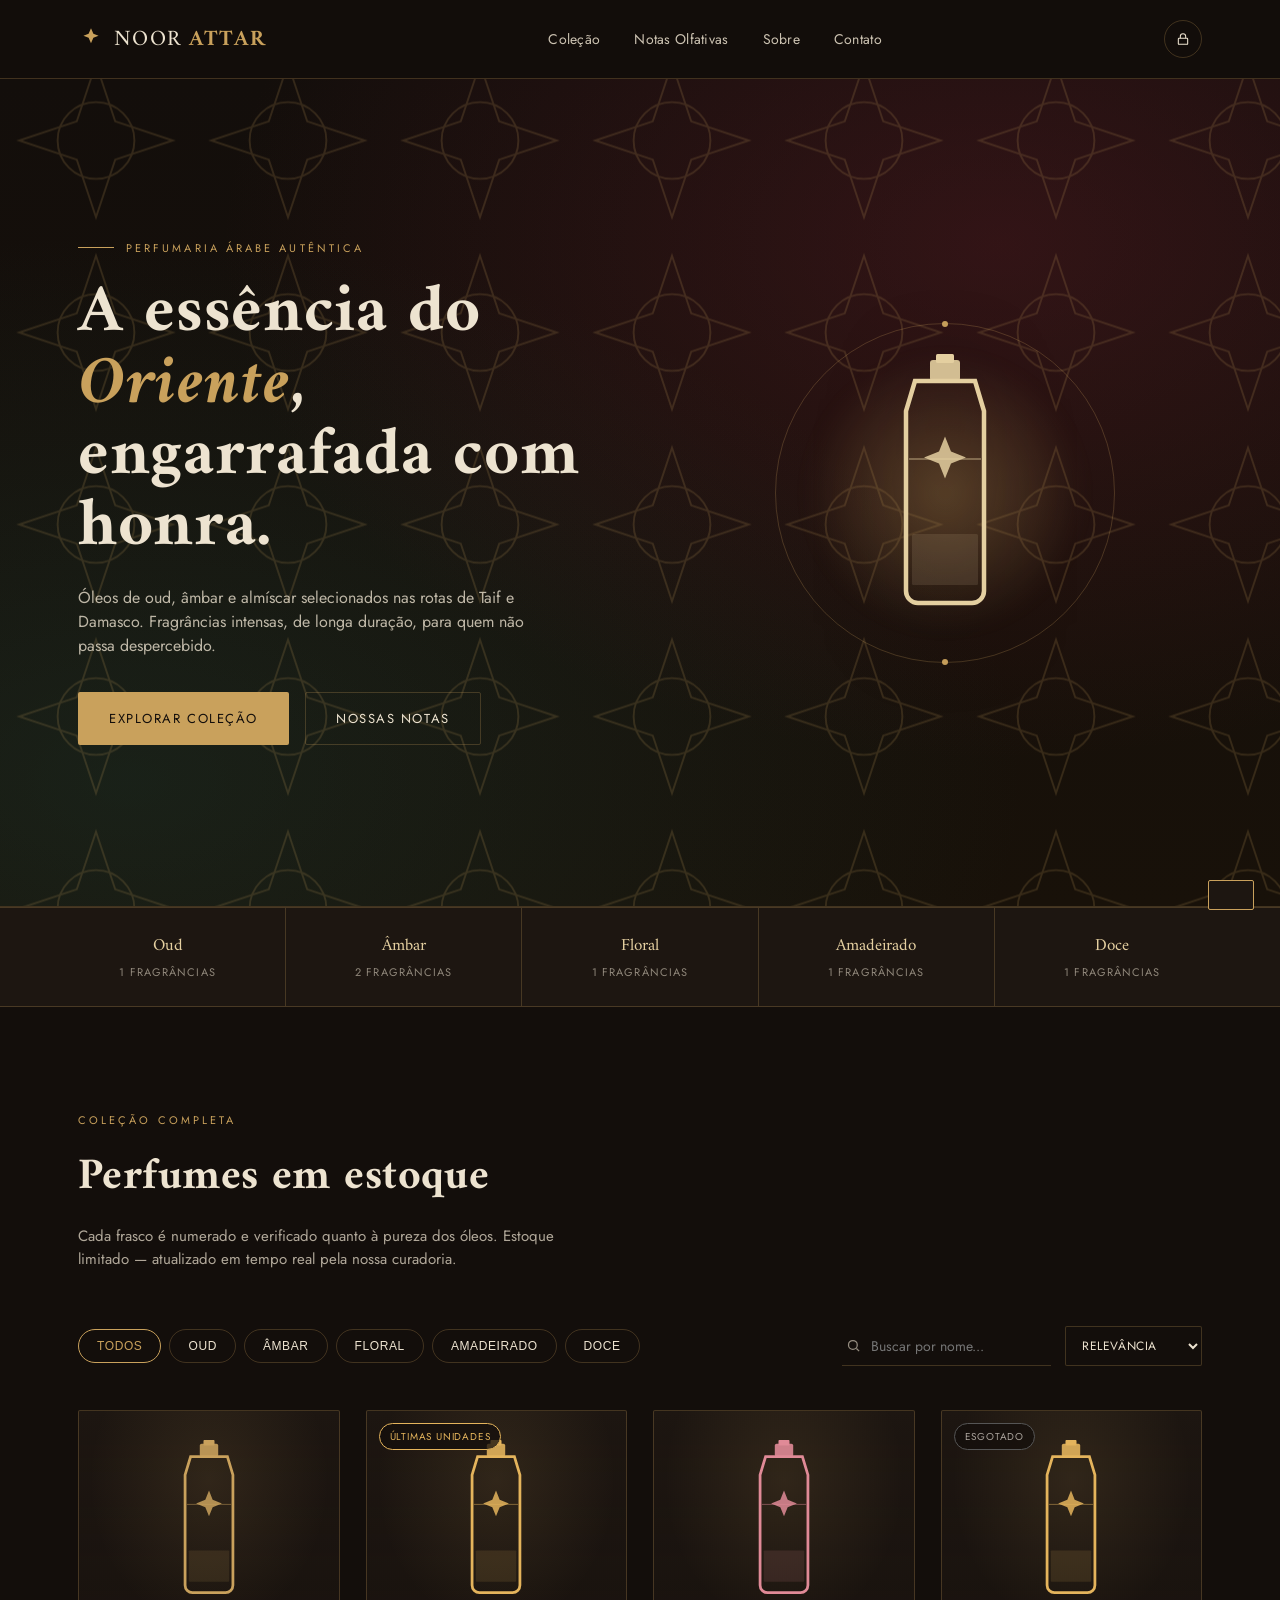
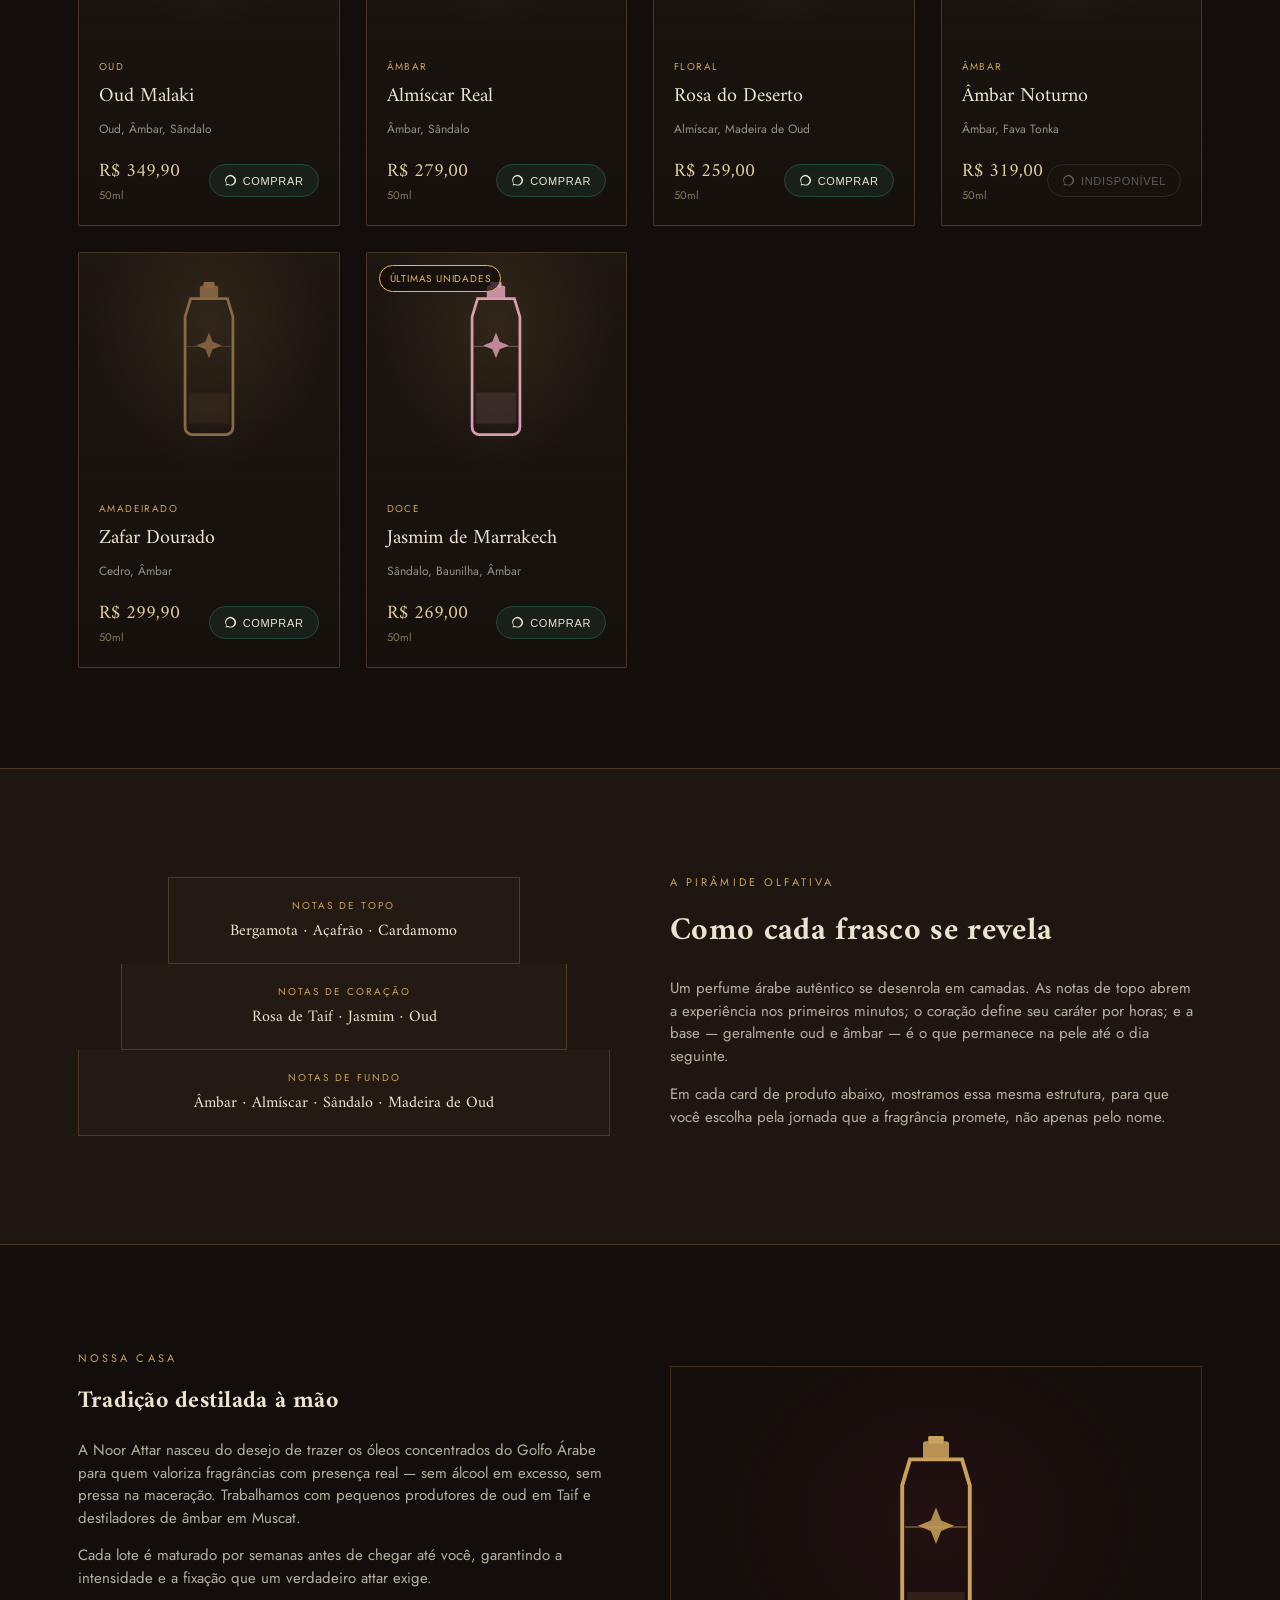
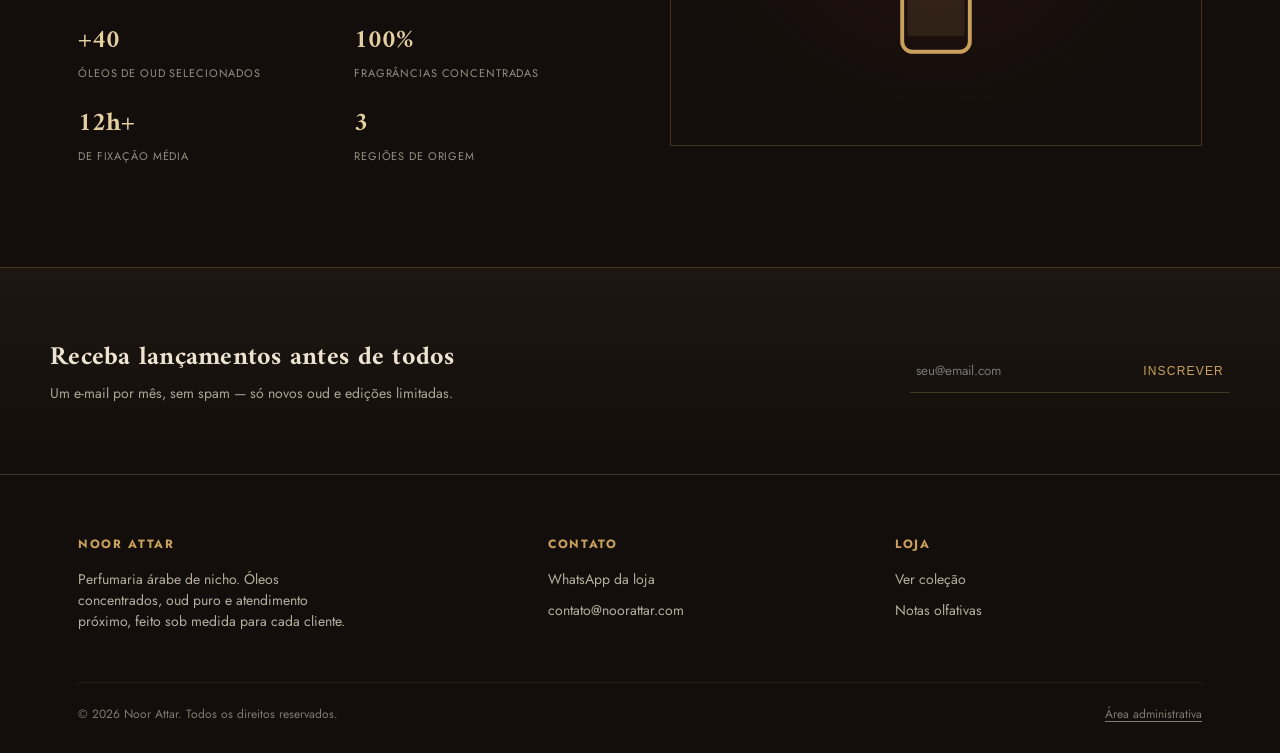
<file: noor-attar/index.html>
<!DOCTYPE html>
<html lang="pt-BR">
<head>
<meta charset="UTF-8">
<meta name="viewport" content="width=device-width, initial-scale=1.0">
<title>Noor Attar — Perfumaria Árabe</title>
<meta name="description" content="Perfumes árabes de nicho: oud, âmbar e almíscar concentrados, direto das rotas de Taif e Damasco.">
<link rel="stylesheet" href="css/style.css">
</head>
<body>

<!-- ===================== STOREFRONT ===================== -->
<div class="storefront">

  <nav class="na-nav">
    <div class="wrap">
      <div class="brand">
        <svg viewBox="0 0 24 24" fill="none"><path d="M12 2l2.2 5.2L19 9l-4.8 1.8L12 16l-2.2-5.2L5 9l4.8-1.8L12 2z" fill="#C9A15C"/></svg>
        <span class="brand-name">NOOR <b>ATTAR</b></span>
      </div>
      <div class="na-links">
        <a href="#colecao">Coleção</a>
        <a href="#piramide">Notas Olfativas</a>
        <a href="#sobre">Sobre</a>
        <a href="#contato">Contato</a>
      </div>
      <div class="na-actions">
        <button class="icon-btn" id="openAdminBtn" title="Área do administrador" aria-label="Área do administrador">
          <svg viewBox="0 0 24 24" fill="none" stroke="currentColor" stroke-width="1.6"><rect x="5" y="11" width="14" height="9" rx="1"/><path d="M8 11V8a4 4 0 018 0v3"/></svg>
        </button>
        <button class="burger" id="burgerBtn" aria-label="Abrir menu">
          <svg viewBox="0 0 24 24" width="18" height="18" fill="none" stroke="currentColor" stroke-width="2"><path d="M3 6h18M3 12h18M3 18h18"/></svg>
        </button>
      </div>
    </div>
    <div class="mobile-drawer" id="mobileDrawer">
      <a href="#colecao" class="drawer-link">Coleção</a>
      <a href="#piramide" class="drawer-link">Notas Olfativas</a>
      <a href="#sobre" class="drawer-link">Sobre</a>
      <a href="#contato" class="drawer-link">Contato</a>
    </div>
  </nav>

  <!-- HERO -->
  <header class="hero">
    <div class="hero-bg"></div>
    <div class="hero-pattern">
      <svg viewBox="0 0 400 400" preserveAspectRatio="xMidYMid slice">
        <defs>
          <pattern id="arabesque" width="60" height="60" patternUnits="userSpaceOnUse">
            <g stroke="#C9A15C" stroke-width="0.6" fill="none">
              <circle cx="30" cy="30" r="12"/>
              <path d="M30 6 L36 24 L54 30 L36 36 L30 54 L24 36 L6 30 L24 24 Z"/>
            </g>
          </pattern>
        </defs>
        <rect width="400" height="400" fill="url(#arabesque)"/>
      </svg>
    </div>
    <div class="wrap">
      <div>
        <div class="hero-eyebrow"><span class="rule"></span><span class="eyebrow">Perfumaria árabe autêntica</span></div>
        <h1>A essência do <em>Oriente</em>,<br>engarrafada com honra.</h1>
        <p class="lede">Óleos de oud, âmbar e almíscar selecionados nas rotas de Taif e Damasco. Fragrâncias intensas, de longa duração, para quem não passa despercebido.</p>
        <div class="hero-ctas">
          <a href="#colecao" class="btn btn-gold">Explorar coleção</a>
          <a href="#piramide" class="btn btn-outline">Nossas notas</a>
        </div>
      </div>
      <div class="hero-stage">
        <div class="stage-glow"></div>
        <div class="stage-ring"></div>
        <div class="hero-bottle" id="heroBottleSlot"></div>
      </div>
    </div>
  </header>

  <!-- COLLECTIONS QUICK NAV -->
  <section class="collections" id="collectionsNav">
    <div class="wrap" id="collectionsWrap"></div>
  </section>

  <!-- CATALOG -->
  <section class="sec" id="colecao">
    <div class="wrap">
      <div class="sec-head">
        <span class="eyebrow">Coleção completa</span>
        <h2>Perfumes em estoque</h2>
        <p>Cada frasco é numerado e verificado quanto à pureza dos óleos. Estoque limitado — atualizado em tempo real pela nossa curadoria.</p>
      </div>
      <div class="catalog-toolbar">
        <div class="filters" id="filterChips"></div>
        <div class="toolbar-right">
          <div class="search-box">
            <svg viewBox="0 0 24 24" fill="none" stroke="currentColor" stroke-width="2"><circle cx="11" cy="11" r="7"/><path d="M21 21l-4.3-4.3"/></svg>
            <input type="text" id="searchInput" placeholder="Buscar por nome...">
          </div>
          <select class="sort-select" id="sortSelect">
            <option value="relevance">Relevância</option>
            <option value="price-asc">Menor preço</option>
            <option value="price-desc">Maior preço</option>
            <option value="name-asc">Nome A-Z</option>
          </select>
        </div>
      </div>
      <div class="grid" id="catalogGrid"></div>
    </div>
  </section>

  <!-- PYRAMID -->
  <section class="pyramid-sec sec" id="piramide">
    <div class="wrap">
      <div class="pyramid-grid">
        <div class="pyr-visual">
          <div class="pyr-tier top"><div class="lbl">Notas de topo</div><div class="txt">Bergamota · Açafrão · Cardamomo</div></div>
          <div class="pyr-tier heart"><div class="lbl">Notas de coração</div><div class="txt">Rosa de Taif · Jasmim · Oud</div></div>
          <div class="pyr-tier base"><div class="lbl">Notas de fundo</div><div class="txt">Âmbar · Almíscar · Sândalo · Madeira de Oud</div></div>
        </div>
        <div class="pyr-copy">
          <span class="eyebrow">A pirâmide olfativa</span>
          <h2 class="disp" style="font-size:32px;margin:14px 0 22px;">Como cada frasco se revela</h2>
          <p>Um perfume árabe autêntico se desenrola em camadas. As notas de topo abrem a experiência nos primeiros minutos; o coração define seu caráter por horas; e a base — geralmente oud e âmbar — é o que permanece na pele até o dia seguinte.</p>
          <p>Em cada card de produto abaixo, mostramos essa mesma estrutura, para que você escolha pela jornada que a fragrância promete, não apenas pelo nome.</p>
        </div>
      </div>
    </div>
  </section>

  <!-- ABOUT -->
  <section class="sec" id="sobre">
    <div class="wrap about-grid">
      <div>
        <span class="eyebrow">Nossa casa</span>
        <h2 style="margin:14px 0 20px;">Tradição destilada à mão</h2>
        <p style="opacity:.75;font-size:15px;">A Noor Attar nasceu do desejo de trazer os óleos concentrados do Golfo Árabe para quem valoriza fragrâncias com presença real — sem álcool em excesso, sem pressa na maceração. Trabalhamos com pequenos produtores de oud em Taif e destiladores de âmbar em Muscat.</p>
        <p style="opacity:.75;font-size:15px;">Cada lote é maturado por semanas antes de chegar até você, garantindo a intensidade e a fixação que um verdadeiro attar exige.</p>
        <div class="about-figures">
          <div class="figure"><b>+40</b><span>Óleos de oud selecionados</span></div>
          <div class="figure"><b>100%</b><span>Fragrâncias concentradas</span></div>
          <div class="figure"><b>12h+</b><span>De fixação média</span></div>
          <div class="figure"><b>3</b><span>Regiões de origem</span></div>
        </div>
      </div>
      <div class="about-art" id="aboutArtSlot"></div>
    </div>
  </section>

  <!-- NEWSLETTER -->
  <section class="newsletter">
    <div class="wrap news-box">
      <div>
        <h3>Receba lançamentos antes de todos</h3>
        <p>Um e-mail por mês, sem spam — só novos oud e edições limitadas.</p>
      </div>
      <form class="news-form" id="newsletterForm">
        <input type="email" placeholder="seu@email.com" required>
        <button type="submit">Inscrever</button>
      </form>
    </div>
  </section>

  <!-- FOOTER / CONTACT -->
  <footer id="contato">
    <div class="wrap">
      <div class="foot-grid">
        <div class="foot-col">
          <h4>Noor Attar</h4>
          <p style="max-width:280px;">Perfumaria árabe de nicho. Óleos concentrados, oud puro e atendimento próximo, feito sob medida para cada cliente.</p>
        </div>
        <div class="foot-col">
          <h4>Contato</h4>
          <a href="#" id="footWhatsapp">WhatsApp da loja</a>
          <a href="mailto:contato@noorattar.com">contato@noorattar.com</a>
        </div>
        <div class="foot-col">
          <h4>Loja</h4>
          <a href="#colecao">Ver coleção</a>
          <a href="#piramide">Notas olfativas</a>
        </div>
      </div>
      <div class="foot-bottom">
        <span>© 2026 Noor Attar. Todos os direitos reservados.</span>
        <button class="admin-link" id="openAdminBtn2">Área administrativa</button>
      </div>
    </div>
  </footer>

</div>
<!-- ===================== END STOREFRONT ===================== -->


<!-- ===================== PRODUCT MODAL ===================== -->
<div class="overlay" id="productOverlay">
  <div class="modal wide">
    <button class="modal-close" id="closeProductModal" aria-label="Fechar">
      <svg viewBox="0 0 24 24" width="20" height="20" fill="none" stroke="currentColor" stroke-width="2"><path d="M18 6L6 18M6 6l12 12"/></svg>
    </button>
    <div id="productModalBody"></div>
  </div>
</div>

<!-- ===================== ADMIN LOGIN MODAL ===================== -->
<div class="overlay" id="loginOverlay">
  <div class="modal">
    <button class="modal-close" id="closeLoginModal" aria-label="Fechar">
      <svg viewBox="0 0 24 24" width="20" height="20" fill="none" stroke="currentColor" stroke-width="2"><path d="M18 6L6 18M6 6l12 12"/></svg>
    </button>
    <h3>Acesso administrativo</h3>
    <p class="sub">Entre com a senha da loja para gerenciar o estoque e os perfumes.</p>
    <div class="form-err" id="loginErr">Senha incorreta. Tente novamente.</div>
    <form id="loginForm">
      <div class="field">
        <label>Senha</label>
        <input type="password" id="loginPw" placeholder="••••••••" autocomplete="current-password" required>
      </div>
      <button type="submit" class="btn btn-gold full-btn">Entrar</button>
    </form>
    <p class="pw-hint">Senha padrão de demonstração: <b>attar2026</b> — troque em <code>js/script.js</code> antes de publicar a loja.</p>
  </div>
</div>

<!-- ===================== ADMIN PANEL ===================== -->
<div class="admin-panel">
  <div class="admin-topbar">
    <div class="wrap">
      <div class="brand">
        <svg viewBox="0 0 24 24" fill="none"><path d="M12 2l2.2 5.2L19 9l-4.8 1.8L12 16l-2.2-5.2L5 9l4.8-1.8L12 2z" fill="#C9A15C"/></svg>
        <span class="brand-name">NOOR <b>ATTAR</b> — Painel</span>
      </div>
      <div style="display:flex;gap:10px;">
        <button class="btn btn-outline" id="backToStoreBtn">Voltar à loja</button>
        <button class="btn btn-wine" id="logoutBtn">Sair</button>
      </div>
    </div>
  </div>

  <div class="wrap" style="padding-top:36px;padding-bottom:80px;">
    <div class="stat-row" id="statRow"></div>

    <div class="admin-tabs">
      <button class="tab-btn active" data-tab="add">Adicionar perfume</button>
      <button class="tab-btn" data-tab="manage">Gerenciar estoque</button>
    </div>

    <!-- ADD / EDIT PRODUCT TAB -->
    <div id="tabAdd">
      <div class="form-title-row">
        <h3 id="formTitle">Novo perfume</h3>
        <button type="button" class="mini-btn" id="cancelEditBtn" style="display:none;">Cancelar edição</button>
      </div>
      <form id="addProductForm" style="max-width:720px;">
        <div class="form-err" id="addErr"></div>
        <div class="field-row">
          <div class="field">
            <label>Nome do perfume</label>
            <input type="text" id="fName" placeholder="Ex: Oud Malaki" required>
          </div>
          <div class="field">
            <label>Categoria</label>
            <select id="fCategory" required>
              <option value="Oud">Oud</option>
              <option value="Floral">Floral</option>
              <option value="Amadeirado">Amadeirado</option>
              <option value="Âmbar">Âmbar</option>
              <option value="Doce">Doce</option>
            </select>
          </div>
        </div>
        <div class="field">
          <label>Descrição</label>
          <textarea id="fDesc" placeholder="Descreva a personalidade do perfume..."></textarea>
        </div>
        <div class="field-row">
          <div class="field">
            <label>Notas de topo</label>
            <input type="text" id="fTop" placeholder="Ex: Bergamota, Açafrão">
          </div>
          <div class="field">
            <label>Notas de coração</label>
            <input type="text" id="fHeart" placeholder="Ex: Rosa, Jasmim">
          </div>
        </div>
        <div class="field">
          <label>Notas de fundo</label>
          <input type="text" id="fBase" placeholder="Ex: Oud, Âmbar, Almíscar">
        </div>
        <div class="field-row">
          <div class="field">
            <label>Preço (R$)</label>
            <input type="number" id="fPrice" min="0" step="0.01" placeholder="299.90" required>
          </div>
          <div class="field">
            <label>Tamanho</label>
            <input type="text" id="fSize" placeholder="Ex: 50ml">
          </div>
        </div>
        <div class="field">
          <label>Quantidade em estoque</label>
          <input type="number" id="fStock" min="0" step="1" placeholder="12" required>
        </div>
        <div class="field">
          <label>Foto do perfume (opcional — sem foto, usamos um frasco ilustrado)</label>
          <div class="upload-row">
            <input type="file" id="fImage" accept="image/*">
            <img id="fImagePreview" class="thumb-preview" style="display:none;">
            <button type="button" class="mini-btn" id="removeImageBtn" style="display:none;">Remover foto</button>
          </div>
        </div>
        <button type="submit" class="btn btn-gold full-btn" id="submitProductBtn" style="margin-top:10px;">Cadastrar perfume</button>
      </form>
    </div>

    <!-- MANAGE TAB -->
    <div id="tabManage" style="display:none;">
      <div style="overflow-x:auto;">
        <table>
          <thead>
            <tr>
              <th>Foto</th><th>Perfume</th><th>Categoria</th><th>Preço</th><th>Estoque</th><th>Ações</th>
            </tr>
          </thead>
          <tbody id="manageTableBody"></tbody>
        </table>
      </div>
    </div>
  </div>
</div>

<div class="toast" id="toast"></div>

<!-- SVG BOTTLE SYMBOL LIBRARY -->
<svg width="0" height="0" style="position:absolute;">
  <defs>
    <symbol id="bottleSymbol" viewBox="0 0 100 180">
      <rect x="40" y="4" width="20" height="14" rx="2" fill="currentColor" opacity=".9"/>
      <rect x="44" y="0" width="12" height="6" rx="1" fill="currentColor"/>
      <path d="M30 18 h40 l6 20 v120 a8 8 0 01-8 8 H32 a8 8 0 01-8-8 V38 Z" fill="none" stroke="currentColor" stroke-width="3"/>
      <path d="M26 70 h48" stroke="currentColor" stroke-width="1" opacity=".5"/>
      <path d="M50 55 l4 10 10 4 -10 4 -4 10 -4-10 -10-4 10-4 z" fill="currentColor" opacity=".85"/>
      <rect x="28" y="120" width="44" height="34" rx="1" fill="currentColor" opacity=".12"/>
    </symbol>
  </defs>
</svg>

<script src="js/script.js" defer></script>
</body>
</html>
</file>
<file: noor-attar/css/style.css>
@import url('https://fonts.googleapis.com/css2?family=Amiri:ital,wght@0,400;0,700;1,400&family=Jost:wght@300;400;500;600;700&display=swap');

:root{
  --ink:#130E0B;
  --ink-2:#1D1611;
  --oud:#4A2F1C;
  --gold:#C9A15C;
  --gold-soft:#E4CFA0;
  --wine:#6B1E2B;
  --cream:#EDE3D0;
  --emerald:#1F4B3F;
  --line:rgba(201,161,92,0.25);
  --radius:2px;
}
*{box-sizing:border-box;}
html{scroll-behavior:smooth;}
body{
  font-family:'Jost',sans-serif;
  background:var(--ink);
  color:var(--cream);
  margin:0;
  line-height:1.5;
  overflow-x:hidden;
}
h1,h2,h3,.disp{
  font-family:'Amiri',serif;
  font-weight:700;
  letter-spacing:.01em;
}
a{color:inherit;text-decoration:none;}
:focus-visible{outline:2px solid var(--gold);outline-offset:3px;}
.eyebrow{
  font-family:'Jost',sans-serif;
  text-transform:uppercase;
  letter-spacing:.28em;
  font-size:11px;
  color:var(--gold);
}
.wrap{max-width:1180px;margin:0 auto;padding:0 28px;}

/* ---------- NAV ---------- */
.na-nav{
  position:sticky;top:0;z-index:40;
  background:rgba(19,14,11,0.9);
  backdrop-filter:blur(8px);
  border-bottom:1px solid var(--line);
}
.na-nav .wrap{display:flex;align-items:center;justify-content:space-between;height:78px;}
.brand{display:flex;align-items:center;gap:10px;}
.brand svg{width:26px;height:26px;}
.brand-name{font-family:'Amiri',serif;font-size:22px;letter-spacing:.06em;}
.brand-name b{color:var(--gold);}
.na-links{display:flex;gap:34px;font-size:14px;letter-spacing:.02em;}
.na-links a{opacity:.85;transition:opacity .2s,color .2s;}
.na-links a:hover{opacity:1;color:var(--gold);}
.na-actions{display:flex;align-items:center;gap:14px;}
.icon-btn{
  background:none;border:1px solid var(--line);color:var(--cream);
  width:38px;height:38px;border-radius:50%;
  display:flex;align-items:center;justify-content:center;cursor:pointer;
  transition:border-color .2s,color .2s,transform .2s;
}
.icon-btn:hover{border-color:var(--gold);color:var(--gold);transform:translateY(-1px);}
.icon-btn svg{width:16px;height:16px;}

.burger{
  display:none;background:none;border:1px solid var(--line);color:var(--cream);
  width:38px;height:38px;border-radius:50%;align-items:center;justify-content:center;cursor:pointer;
}
.mobile-drawer{
  display:none;position:fixed;inset:78px 0 0 0;background:rgba(19,14,11,0.98);
  z-index:39;flex-direction:column;padding:30px 28px;gap:22px;
}
.mobile-drawer.open{display:flex;}
.mobile-drawer a{font-size:18px;font-family:'Amiri',serif;border-bottom:1px solid var(--line);padding-bottom:16px;}

@media(max-width:860px){
  .na-links{display:none;}
  .burger{display:flex;}
}

/* ---------- HERO ---------- */
.hero{
  position:relative;
  min-height:92vh;
  display:flex;align-items:center;
  overflow:hidden;
  border-bottom:1px solid var(--line);
}
.hero-bg{
  position:absolute;inset:0;
  background:
    radial-gradient(ellipse at 78% 20%, rgba(107,30,43,0.35), transparent 55%),
    radial-gradient(ellipse at 10% 85%, rgba(31,75,63,0.28), transparent 55%),
    linear-gradient(180deg,#130E0B 0%,#181109 100%);
}
.hero-pattern{position:absolute;inset:0;opacity:.18;}
.hero-pattern svg{width:100%;height:100%;}
.hero .wrap{position:relative;z-index:2;display:grid;grid-template-columns:1.05fr .95fr;gap:40px;align-items:center;padding-top:40px;padding-bottom:40px;}
@media(max-width:900px){.hero .wrap{grid-template-columns:1fr;text-align:center;}}
.hero-eyebrow{display:flex;align-items:center;gap:12px;justify-content:flex-start;margin-bottom:22px;}
@media(max-width:900px){.hero-eyebrow{justify-content:center;}}
.hero-eyebrow .rule{width:36px;height:1px;background:var(--gold);}
.hero h1{
  font-size:clamp(40px,6vw,68px);
  line-height:1.05;
  margin:0 0 22px;
  color:var(--cream);
}
.hero h1 em{color:var(--gold);font-style:italic;}
.hero p.lede{font-size:16px;max-width:460px;opacity:.78;margin:0 0 34px;}
@media(max-width:900px){.hero p.lede{margin-left:auto;margin-right:auto;}}
.hero-ctas{display:flex;gap:16px;flex-wrap:wrap;}
@media(max-width:900px){.hero-ctas{justify-content:center;}}
.btn{
  font-family:'Jost',sans-serif;font-size:13px;letter-spacing:.12em;text-transform:uppercase;
  padding:16px 30px;border-radius:var(--radius);cursor:pointer;border:1px solid transparent;
  display:inline-flex;align-items:center;gap:10px;transition:all .25s;
}
.btn-gold{background:var(--gold);color:var(--ink);}
.btn-gold:hover{background:var(--gold-soft);transform:translateY(-2px);}
.btn-outline{border-color:var(--line);color:var(--cream);}
.btn-outline:hover{border-color:var(--gold);color:var(--gold);}
.btn-wine{background:var(--wine);color:var(--cream);}
.btn-wine:hover{filter:brightness(1.15);transform:translateY(-2px);}
.btn:disabled{opacity:.4;cursor:not-allowed;transform:none !important;}

.hero-stage{position:relative;display:flex;align-items:center;justify-content:center;height:460px;}
.stage-glow{
  position:absolute;width:280px;height:280px;border-radius:50%;
  background:radial-gradient(circle,rgba(201,161,92,0.35),transparent 70%);
  filter:blur(10px);
  animation:pulse 6s ease-in-out infinite;
}
@keyframes pulse{0%,100%{transform:scale(1);opacity:.7}50%{transform:scale(1.12);opacity:1}}
.stage-ring{position:absolute;width:340px;height:340px;border:1px solid var(--line);border-radius:50%;animation:spin 40s linear infinite;}
.stage-ring::before,.stage-ring::after{content:'';position:absolute;width:6px;height:6px;background:var(--gold);border-radius:50%;}
.stage-ring::before{top:-3px;left:50%;margin-left:-3px;}
.stage-ring::after{bottom:-3px;left:50%;margin-left:-3px;}
@keyframes spin{to{transform:rotate(360deg)}}
.hero-bottle{position:relative;width:150px;filter:drop-shadow(0 20px 40px rgba(0,0,0,.6));animation:float 5s ease-in-out infinite;}
@keyframes float{0%,100%{transform:translateY(0)}50%{transform:translateY(-14px)}}
@media (prefers-reduced-motion: reduce){
  .stage-glow,.stage-ring,.hero-bottle,*{animation-duration:0.001s !important;}
}

/* ---------- SECTION HEADERS ---------- */
.sec{padding:100px 0;}
.sec-head{max-width:640px;margin:0 0 56px;}
.sec-head.center{margin-left:auto;margin-right:auto;text-align:center;}
.sec-head h2{font-size:clamp(30px,4vw,44px);margin:14px 0 0;color:var(--cream);}
.sec-head p{opacity:.72;font-size:15px;margin-top:14px;max-width:520px;}
.sec-head.center p{margin-left:auto;margin-right:auto;}

/* ---------- COLLECTIONS QUICK NAV ---------- */
.collections{background:var(--ink-2);border-top:1px solid var(--line);border-bottom:1px solid var(--line);}
.collections .wrap{display:flex;flex-wrap:wrap;gap:0;padding:0;}
.coll-item{
  flex:1;min-width:150px;padding:26px 20px;text-align:center;border-right:1px solid var(--line);cursor:pointer;
  transition:background .2s;
}
.coll-item:last-child{border-right:none;}
.coll-item:hover{background:rgba(201,161,92,0.06);}
.coll-item .n{font-family:'Amiri',serif;font-size:17px;color:var(--gold-soft);}
.coll-item .c{font-size:11px;opacity:.55;letter-spacing:.1em;text-transform:uppercase;margin-top:4px;}

/* ---------- CATALOG ---------- */
.catalog-toolbar{display:flex;flex-wrap:wrap;gap:14px;align-items:center;justify-content:space-between;margin-bottom:44px;}
.filters{display:flex;flex-wrap:wrap;gap:8px;}
.chip{
  border:1px solid var(--line);padding:9px 18px;border-radius:20px;font-size:12px;letter-spacing:.05em;
  cursor:pointer;background:transparent;color:var(--cream);transition:all .2s;text-transform:uppercase;
}
.chip.active,.chip:hover{border-color:var(--gold);color:var(--gold);}
.toolbar-right{display:flex;gap:14px;flex-wrap:wrap;align-items:center;}
.search-box{display:flex;align-items:center;gap:8px;border-bottom:1px solid var(--line);padding:8px 4px;min-width:200px;}
.search-box input{background:none;border:none;color:var(--cream);font-family:'Jost';font-size:14px;outline:none;width:100%;}
.search-box svg{width:15px;height:15px;opacity:.6;flex-shrink:0;}
.sort-select{
  background:var(--ink);border:1px solid var(--line);color:var(--cream);padding:9px 12px;border-radius:2px;
  font-family:'Jost';font-size:12px;letter-spacing:.05em;text-transform:uppercase;outline:none;cursor:pointer;
}

.grid{display:grid;grid-template-columns:repeat(auto-fill,minmax(255px,1fr));gap:26px;}
.card{
  background:linear-gradient(180deg,var(--ink-2),rgba(29,22,17,.4));
  border:1px solid var(--line);border-radius:var(--radius);overflow:hidden;
  display:flex;flex-direction:column;transition:transform .3s,border-color .3s;position:relative;
}
.card:hover{transform:translateY(-6px);border-color:var(--gold);}
.card-media{
  height:230px;display:flex;align-items:center;justify-content:center;position:relative;
  background:radial-gradient(ellipse at 50% 30%, rgba(201,161,92,0.12), transparent 65%);
  cursor:pointer;overflow:hidden;
}
.card-media img{width:100%;height:100%;object-fit:cover;}
.card-media .bottle-wrap{width:90px;transition:transform .4s;}
.card:hover .bottle-wrap{transform:scale(1.06) translateY(-4px);}
.badge{
  position:absolute;top:12px;left:12px;font-size:10px;letter-spacing:.08em;text-transform:uppercase;
  padding:5px 10px;border-radius:14px;background:rgba(19,14,11,0.75);border:1px solid var(--line);
}
.badge.low{color:#E4B45C;border-color:#E4B45C;}
.badge.out{color:#a9a29b;border-color:#555;}
.card-body{padding:18px 20px 22px;display:flex;flex-direction:column;gap:8px;flex:1;}
.card-cat{font-size:10px;letter-spacing:.14em;text-transform:uppercase;color:var(--gold);}
.card-name{font-family:'Amiri',serif;font-size:20px;color:var(--cream);}
.card-notes{font-size:12px;opacity:.6;}
.card-foot{margin-top:auto;display:flex;align-items:center;justify-content:space-between;padding-top:12px;}
.card-price{font-family:'Amiri',serif;font-size:19px;color:var(--gold-soft);}
.card-price span{font-size:11px;opacity:.55;font-family:'Jost';display:block;}
.buy-btn{
  border:1px solid var(--emerald);background:rgba(31,75,63,0.25);color:var(--cream);
  padding:9px 14px;border-radius:20px;font-size:11px;letter-spacing:.06em;cursor:pointer;display:flex;align-items:center;gap:6px;
  transition:all .2s;text-transform:uppercase;
}
.buy-btn:hover{background:var(--emerald);}
.buy-btn:disabled{opacity:.35;cursor:not-allowed;border-color:#555;background:none;}
.buy-btn svg{width:13px;height:13px;}
.empty-state{grid-column:1/-1;text-align:center;padding:60px 20px;opacity:.6;font-family:'Amiri',serif;font-size:18px;}

/* ---------- PYRAMID ---------- */
.pyramid-sec{background:var(--ink-2);border-top:1px solid var(--line);border-bottom:1px solid var(--line);}
.pyramid-grid{display:grid;grid-template-columns:1fr 1fr;gap:60px;align-items:center;}
@media(max-width:860px){.pyramid-grid{grid-template-columns:1fr;}}
.pyr-visual{display:flex;flex-direction:column;align-items:center;gap:0;}
.pyr-tier{
  width:100%;border:1px solid var(--line);padding:20px 26px;text-align:center;position:relative;
  background:rgba(201,161,92,0.03);
}
.pyr-tier + .pyr-tier{border-top:none;}
.pyr-tier .lbl{font-size:10px;letter-spacing:.2em;text-transform:uppercase;color:var(--gold);}
.pyr-tier .txt{font-family:'Amiri',serif;font-size:16px;margin-top:6px;}
.pyr-tier.top{width:66%;margin:0 auto;}
.pyr-tier.heart{width:84%;margin:0 auto;}
.pyr-tier.base{width:100%;}
.pyr-copy p{opacity:.75;font-size:15px;margin-bottom:16px;}

/* ---------- ABOUT ---------- */
.about-grid{display:grid;grid-template-columns:1fr 1fr;gap:60px;align-items:center;}
@media(max-width:860px){.about-grid{grid-template-columns:1fr;}}
.about-figures{display:grid;grid-template-columns:1fr 1fr;gap:20px;margin-top:32px;}
.figure b{font-family:'Amiri',serif;font-size:26px;color:var(--gold-soft);display:block;}
.figure span{font-size:11px;letter-spacing:.08em;text-transform:uppercase;opacity:.6;}
.about-art{position:relative;height:380px;border:1px solid var(--line);display:flex;align-items:center;justify-content:center;background:radial-gradient(ellipse at 50% 40%,rgba(107,30,43,0.18),transparent 65%);}

/* ---------- NEWSLETTER ---------- */
.newsletter{border-top:1px solid var(--line);background:linear-gradient(180deg,var(--ink-2),var(--ink));}
.news-box{display:flex;flex-wrap:wrap;align-items:center;justify-content:space-between;gap:24px;padding:70px 0;}
.news-box h3{font-size:26px;margin:0 0 6px;}
.news-box p{opacity:.7;font-size:14px;margin:0;}
.news-form{display:flex;gap:0;border-bottom:1px solid var(--line);min-width:320px;}
.news-form input{flex:1;background:none;border:none;color:var(--cream);padding:12px 6px;font-family:'Jost';outline:none;}
.news-form button{background:none;border:none;color:var(--gold);cursor:pointer;font-size:12px;letter-spacing:.1em;text-transform:uppercase;padding:12px 6px;}

/* ---------- FOOTER ---------- */
footer{border-top:1px solid var(--line);padding:60px 0 30px;background:var(--ink);}
.foot-grid{display:grid;grid-template-columns:1.4fr 1fr 1fr;gap:40px;margin-bottom:40px;}
@media(max-width:700px){.foot-grid{grid-template-columns:1fr;}}
.foot-col h4{font-size:12px;letter-spacing:.14em;text-transform:uppercase;color:var(--gold);margin:0 0 16px;}
.foot-col a,.foot-col p{display:block;font-size:14px;opacity:.75;margin-bottom:10px;}
.foot-bottom{border-top:1px solid var(--line);padding-top:22px;display:flex;justify-content:space-between;flex-wrap:wrap;gap:10px;font-size:12px;opacity:.5;}
.admin-link{cursor:pointer;text-decoration:underline;text-underline-offset:3px;background:none;border:none;color:inherit;font-family:'Jost';font-size:12px;padding:0;}

/* ---------- OVERLAY / MODAL BASE ---------- */
.overlay{
  position:fixed;inset:0;background:rgba(10,7,5,0.82);backdrop-filter:blur(4px);
  display:none;align-items:center;justify-content:center;z-index:100;padding:24px;
}
.overlay.show{display:flex;}
.modal{
  background:var(--ink-2);border:1px solid var(--line);border-radius:4px;max-width:460px;width:100%;
  padding:38px 34px;position:relative;max-height:88vh;overflow-y:auto;
}
.modal.wide{max-width:760px;}
.modal-close{position:absolute;top:16px;right:16px;background:none;border:none;color:var(--cream);opacity:.6;cursor:pointer;}
.modal-close:hover{opacity:1;}
.modal h3{font-size:24px;margin:0 0 6px;}
.modal .sub{font-size:13px;opacity:.6;margin-bottom:26px;}
.field{margin-bottom:18px;}
.field label{display:block;font-size:11px;letter-spacing:.08em;text-transform:uppercase;opacity:.7;margin-bottom:8px;}
.field input,.field select,.field textarea{
  width:100%;background:var(--ink);border:1px solid var(--line);color:var(--cream);
  padding:12px 14px;border-radius:2px;font-family:'Jost';font-size:14px;outline:none;transition:border-color .2s;
}
.field input:focus,.field select:focus,.field textarea:focus{border-color:var(--gold);}
.field textarea{resize:vertical;min-height:70px;}
.field-row{display:grid;grid-template-columns:1fr 1fr;gap:14px;}
.form-err{color:#d97878;font-size:13px;margin-bottom:14px;display:none;}
.form-err.show{display:block;}
.full-btn{width:100%;justify-content:center;}

/* product modal */
.pm-grid{display:grid;grid-template-columns:220px 1fr;gap:32px;}
@media(max-width:600px){.pm-grid{grid-template-columns:1fr;}}
.pm-media{background:radial-gradient(ellipse at 50% 35%,rgba(201,161,92,0.15),transparent 65%);border:1px solid var(--line);display:flex;align-items:center;justify-content:center;height:220px;overflow:hidden;}
.pm-media img{width:100%;height:100%;object-fit:cover;}
.pm-media svg,.pm-media .bottle-wrap{width:100px;}

/* ---------- ADMIN PANEL ---------- */
.admin-panel{display:none;min-height:100vh;background:var(--ink);}
body.admin-mode .storefront{display:none;}
body.admin-mode .admin-panel{display:block;}
.admin-topbar{border-bottom:1px solid var(--line);padding:20px 0;position:sticky;top:0;background:var(--ink);z-index:20;}
.admin-topbar .wrap{display:flex;align-items:center;justify-content:space-between;flex-wrap:wrap;gap:14px;}
.admin-tabs{display:flex;gap:6px;margin:30px 0 34px;flex-wrap:wrap;}
.tab-btn{background:none;border:1px solid var(--line);color:var(--cream);padding:10px 20px;font-size:12px;letter-spacing:.08em;text-transform:uppercase;cursor:pointer;border-radius:20px;}
.tab-btn.active{background:var(--gold);color:var(--ink);border-color:var(--gold);}
.stat-row{display:grid;grid-template-columns:repeat(4,1fr);gap:18px;margin-bottom:44px;}
@media(max-width:760px){.stat-row{grid-template-columns:1fr 1fr;}}
.stat-card{border:1px solid var(--line);padding:22px;background:var(--ink-2);}
.stat-card b{font-family:'Amiri',serif;font-size:28px;color:var(--gold-soft);display:block;}
.stat-card span{font-size:11px;opacity:.6;text-transform:uppercase;letter-spacing:.08em;}
table{width:100%;border-collapse:collapse;font-size:13px;}
th{text-align:left;padding:12px 14px;border-bottom:1px solid var(--line);font-size:10px;letter-spacing:.1em;text-transform:uppercase;opacity:.6;}
td{padding:12px 14px;border-bottom:1px solid rgba(201,161,92,0.1);vertical-align:middle;}
tr:hover td{background:rgba(201,161,92,0.04);}
.stock-input{width:64px;background:var(--ink);border:1px solid var(--line);color:var(--cream);padding:6px 8px;border-radius:2px;font-family:'Jost';}
.mini-btn{background:none;border:1px solid var(--line);color:var(--cream);padding:6px 12px;border-radius:16px;font-size:11px;cursor:pointer;margin-right:6px;text-transform:uppercase;letter-spacing:.05em;}
.mini-btn:hover{border-color:var(--gold);color:var(--gold);}
.mini-btn.danger:hover{border-color:var(--wine);color:#e08a97;}
.tbl-img{width:40px;height:40px;object-fit:cover;border-radius:2px;border:1px solid var(--line);background:var(--ink);}
.thumb-wrap{width:40px;height:40px;display:flex;align-items:center;justify-content:center;border:1px solid var(--line);background:var(--ink);}
.thumb-wrap svg,.thumb-wrap .bottle-wrap{width:26px;}
.upload-row{display:flex;gap:10px;align-items:center;flex-wrap:wrap;}
.upload-row input[type=file]{font-size:12px;}
.thumb-preview{width:56px;height:56px;object-fit:cover;border:1px solid var(--line);border-radius:2px;}
.toast{
  position:fixed;bottom:26px;right:26px;background:var(--ink-2);border:1px solid var(--gold);color:var(--cream);
  padding:14px 22px;border-radius:2px;font-size:13px;z-index:200;transform:translateY(120%);transition:transform .35s;
  max-width:320px;
}
.toast.show{transform:translateY(0);}
.pw-hint{font-size:11px;opacity:.45;margin-top:20px;}
.form-title-row{display:flex;align-items:center;justify-content:space-between;margin-bottom:20px;}
.form-title-row h3{margin:0;}
</file>
